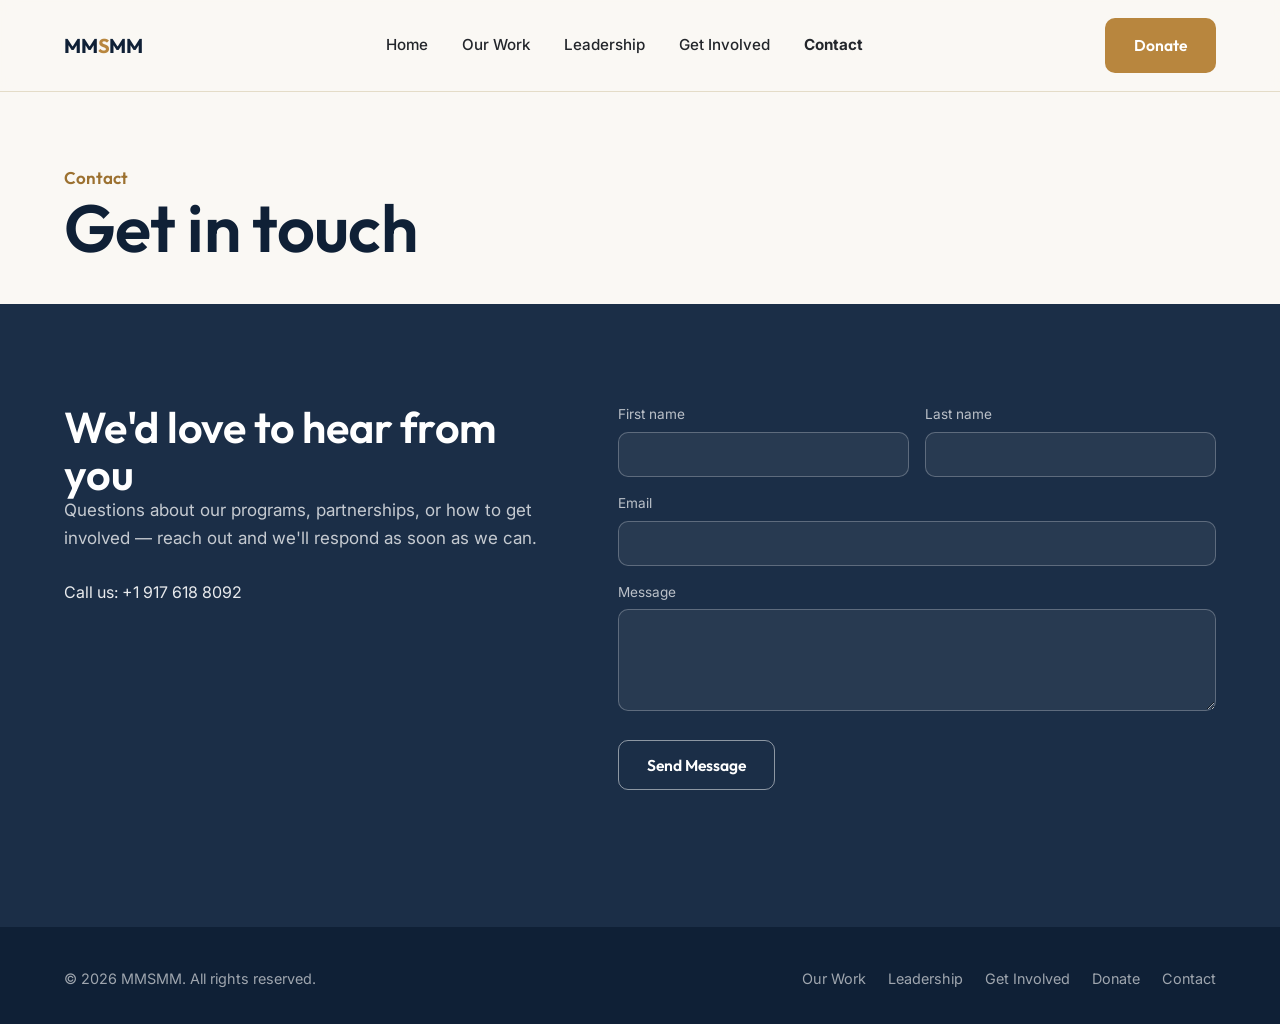
<file: contact.html>
<!DOCTYPE html>
<html lang="en">
<head>
<meta charset="UTF-8">
<meta name="viewport" content="width=device-width, initial-scale=1">
<title>Contact — MMSMM</title>
<meta name="description" content="Get in touch with MMSMM about our programs, partnerships, or how to get involved.">
<link rel="preconnect" href="https://fonts.googleapis.com">
<link rel="preconnect" href="https://fonts.gstatic.com" crossorigin>
<link href="https://fonts.googleapis.com/css2?family=Outfit:wght@500;600;700&family=Inter:wght@400;500;600&display=swap" rel="stylesheet">
<link rel="icon" type="image/svg+xml" href="assets/favicon.svg">
<link rel="stylesheet" href="styles.css">
<style>
  .page-hero.contact-hero { padding: 72px 0 0; margin-bottom: 40px; }
  @media (max-width: 980px) {
    .page-hero.contact-hero { margin-bottom: 20px; }
  }
</style>
</head>
<body>

<header class="site-header">
  <div class="header-inner">
    <a href="index.html" class="logo">MM<span>S</span>MM</a>
    <nav class="main-nav">
      <a class="nav-link" href="index.html">Home</a>
      <a class="nav-link" href="our-work.html">Our Work</a>
      <a class="nav-link" href="leadership.html">Leadership</a>
      <a class="nav-link" href="get-involved.html">Get Involved</a>
      <a class="nav-link" href="contact.html"><strong>Contact</strong></a>
    </nav>
    <div class="nav-cta">
      <a href="https://abcharity.org/mmsmm" target="_blank" rel="noopener noreferrer" class="btn btn-primary">Donate</a>
      <button class="menu-toggle" aria-label="Toggle navigation menu" aria-expanded="false">
        <svg width="24" height="24" viewBox="0 0 24 24" fill="none" stroke="currentColor" stroke-width="2" stroke-linecap="round"><line x1="3" y1="6" x2="21" y2="6"/><line x1="3" y1="12" x2="21" y2="12"/><line x1="3" y1="18" x2="21" y2="18"/></svg>
      </button>
    </div>
  </div>
</header>

<section class="page-hero wrap contact-hero">
  <span class="kicker" style="font-family: var(--font-display); font-weight:600; color: var(--gold-600);">Contact</span>
  <h1>Get in touch</h1>
</section>

<section class="contact-band" id="contact" style="margin-top: 40px;">
  <div class="contact-inner">
    <div>
      <h2>We'd love to hear from you</h2>
      <p>Questions about our programs, partnerships, or how to get involved — reach out and we'll respond as soon as we can.</p>
      <div class="contact-detail">
        <div>Call us: <a href="tel:19176188092">+1 917 618 8092</a></div>
      </div>
    </div>
    <form class="contact-form" data-ajax-form action="https://formspree.io/f/mjyvenea" method="POST">
      <div class="form-row">
        <div>
          <label for="fname">First name</label>
          <input id="fname" name="First Name" type="text" required>
        </div>
        <div>
          <label for="lname">Last name</label>
          <input id="lname" name="Last Name" type="text" required>
        </div>
      </div>
      <div>
        <label for="email">Email</label>
        <input id="email" name="Email" type="email" required>
      </div>
      <div>
        <label for="message">Message</label>
        <textarea id="message" name="Message" rows="4" required></textarea>
      </div>
      <button type="submit" class="btn btn-on-dark">Send Message</button>
      <p class="form-status" role="status" aria-live="polite"></p>
    </form>
  </div>
</section>

<footer class="site-footer">
  <div class="footer-inner">
    <div>© 2026 MMSMM. All rights reserved.</div>
    <div class="footer-links">
      <a href="our-work.html">Our Work</a>
      <a href="leadership.html">Leadership</a>
      <a href="get-involved.html">Get Involved</a>
      <a href="https://abcharity.org/mmsmm" target="_blank" rel="noopener noreferrer">Donate</a>
      <a href="contact.html">Contact</a>
    </div>
  </div>
</footer>

<script src="script.js" defer></script>
</body>
</html>
</file>
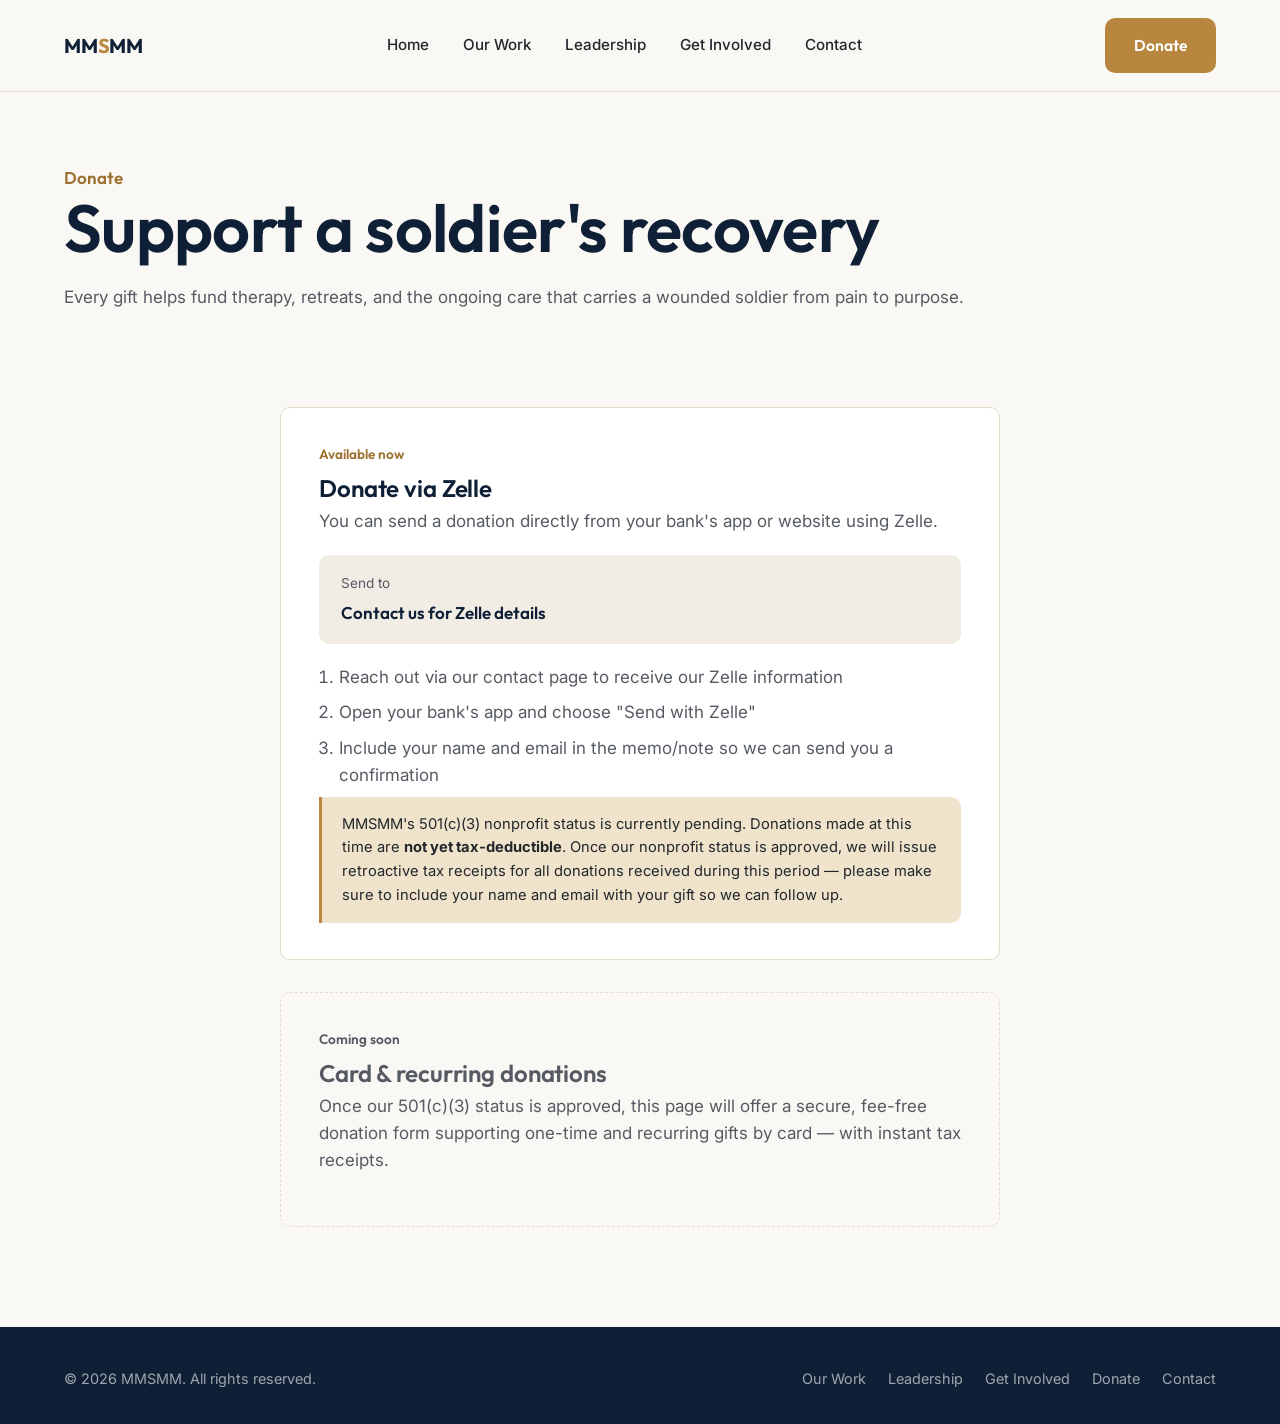
<file: donate.html>
<!DOCTYPE html>
<html lang="en">
<head>
<meta charset="UTF-8">
<meta name="viewport" content="width=device-width, initial-scale=1">
<title>Donate — MMSMM</title>
<meta name="description" content="Support MMSMM's mission to help wounded IDF soldiers heal, body, mind, and soul.">
<link rel="preconnect" href="https://fonts.googleapis.com">
<link rel="preconnect" href="https://fonts.gstatic.com" crossorigin>
<link href="https://fonts.googleapis.com/css2?family=Outfit:wght@500;600;700&family=Inter:wght@400;500;600&display=swap" rel="stylesheet">
<link rel="icon" type="image/svg+xml" href="assets/favicon.svg">
<link rel="stylesheet" href="styles.css">
<style>
  .page-hero { padding: 72px 0 40px; width: min(var(--max-w), calc(100% - 2 * var(--edge))); margin: 0 auto 40px; }
  .page-hero p.lede { max-width: none; width: 100%; }
  .donate-section {
    padding: 0 0 100px;
    width: min(var(--max-w), calc(100% - 2 * var(--edge)));
    margin: 0 auto;
    display: grid;
    grid-template-columns: 1fr;
    gap: 32px;
    max-width: 720px;
  }
  .donate-card {
    background: var(--white);
    border: 1px solid var(--sand-200);
    border-radius: var(--radius-md);
    padding: 36px 38px;
  }
  .donate-card h2 { font-size: 1.5rem; margin-bottom: 6px; }
  .donate-card .tag { font-family: var(--font-display); font-weight: 600; color: var(--gold-600); font-size: 0.85rem; display: block; margin-bottom: 10px; }
  .zelle-detail {
    background: var(--paper-dim);
    border-radius: var(--radius-sm);
    padding: 18px 22px;
    margin: 20px 0;
    font-family: var(--font-display);
    font-weight: 600;
    color: var(--navy-900);
  }
  .zelle-detail span { display: block; font-family: var(--font-body); font-weight: 400; color: var(--ink-soft); font-size: 0.85rem; margin-bottom: 4px; }
  .disclaimer {
    background: var(--gold-100);
    border-left: 3px solid var(--gold-500);
    padding: 16px 20px;
    border-radius: 0 var(--radius-sm) var(--radius-sm) 0;
    font-size: 0.92rem;
    color: var(--ink);
  }
  .steps-mini { margin: 18px 0 0; padding-left: 20px; }
  .steps-mini li { color: var(--ink-soft); margin-bottom: 8px; }
  .coming-soon {
    border: 1px dashed var(--sand-200);
    background: transparent;
  }
  .coming-soon h2 { color: var(--ink-soft); }
  @media (max-width: 980px) {
    .page-hero { margin-bottom: 20px; }
    .donate-section { padding: 0 0 50px; }
    .donate-card { padding: 28px 26px; }
  }
</style>
</head>
<body>

<header class="site-header">
  <div class="header-inner">
    <a href="index.html" class="logo">MM<span>S</span>MM</a>
    <nav class="main-nav">
      <a class="nav-link" href="index.html">Home</a>
      <a class="nav-link" href="our-work.html">Our Work</a>
      <a class="nav-link" href="leadership.html">Leadership</a>
      <a class="nav-link" href="get-involved.html">Get Involved</a>
      <a class="nav-link" href="contact.html">Contact</a>
    </nav>
    <div class="nav-cta">
      <a href="https://abcharity.org/mmsmm" target="_blank" rel="noopener noreferrer" class="btn btn-primary">Donate</a>
      <button class="menu-toggle" aria-label="Toggle navigation menu" aria-expanded="false">
        <svg width="24" height="24" viewBox="0 0 24 24" fill="none" stroke="currentColor" stroke-width="2" stroke-linecap="round"><line x1="3" y1="6" x2="21" y2="6"/><line x1="3" y1="12" x2="21" y2="12"/><line x1="3" y1="18" x2="21" y2="18"/></svg>
      </button>
    </div>
  </div>
</header>

<section class="page-hero">
  <span class="kicker" style="font-family: var(--font-display); font-weight:600; color: var(--gold-600);">Donate</span>
  <h1>Support a soldier's recovery</h1>
  <p class="lede">Every gift helps fund therapy, retreats, and the ongoing care that carries a wounded soldier from pain to purpose.</p>
</section>

<div class="donate-section">

  <div class="donate-card">
    <span class="tag">Available now</span>
    <h2>Donate via Zelle</h2>
    <p>You can send a donation directly from your bank's app or website using Zelle.</p>
    <div class="zelle-detail">
      <span>Send to</span>
      Contact us for Zelle details
    </div>
    <ol class="steps-mini">
      <li>Reach out via our <a href="contact.html">contact page</a> to receive our Zelle information</li>
      <li>Open your bank's app and choose "Send with Zelle"</li>
      <li>Include your name and email in the memo/note so we can send you a confirmation</li>
    </ol>
    <div class="disclaimer">
      MMSMM's 501(c)(3) nonprofit status is currently pending. Donations made at this time are <strong>not yet tax-deductible</strong>. Once our nonprofit status is approved, we will issue retroactive tax receipts for all donations received during this period — please make sure to include your name and email with your gift so we can follow up.
    </div>
  </div>

  <div class="donate-card coming-soon">
    <span class="tag" style="color: var(--ink-soft);">Coming soon</span>
    <h2>Card &amp; recurring donations</h2>
    <p>Once our 501(c)(3) status is approved, this page will offer a secure, fee-free donation form supporting one-time and recurring gifts by card — with instant tax receipts.</p>
  </div>

</div>

<footer class="site-footer">
  <div class="footer-inner">
    <div>© 2026 MMSMM. All rights reserved.</div>
    <div class="footer-links">
      <a href="our-work.html">Our Work</a>
      <a href="leadership.html">Leadership</a>
      <a href="get-involved.html">Get Involved</a>
      <a href="https://abcharity.org/mmsmm" target="_blank" rel="noopener noreferrer">Donate</a>
      <a href="contact.html">Contact</a>
    </div>
  </div>
</footer>

<script src="script.js" defer></script>
</body>
</html>
</file>
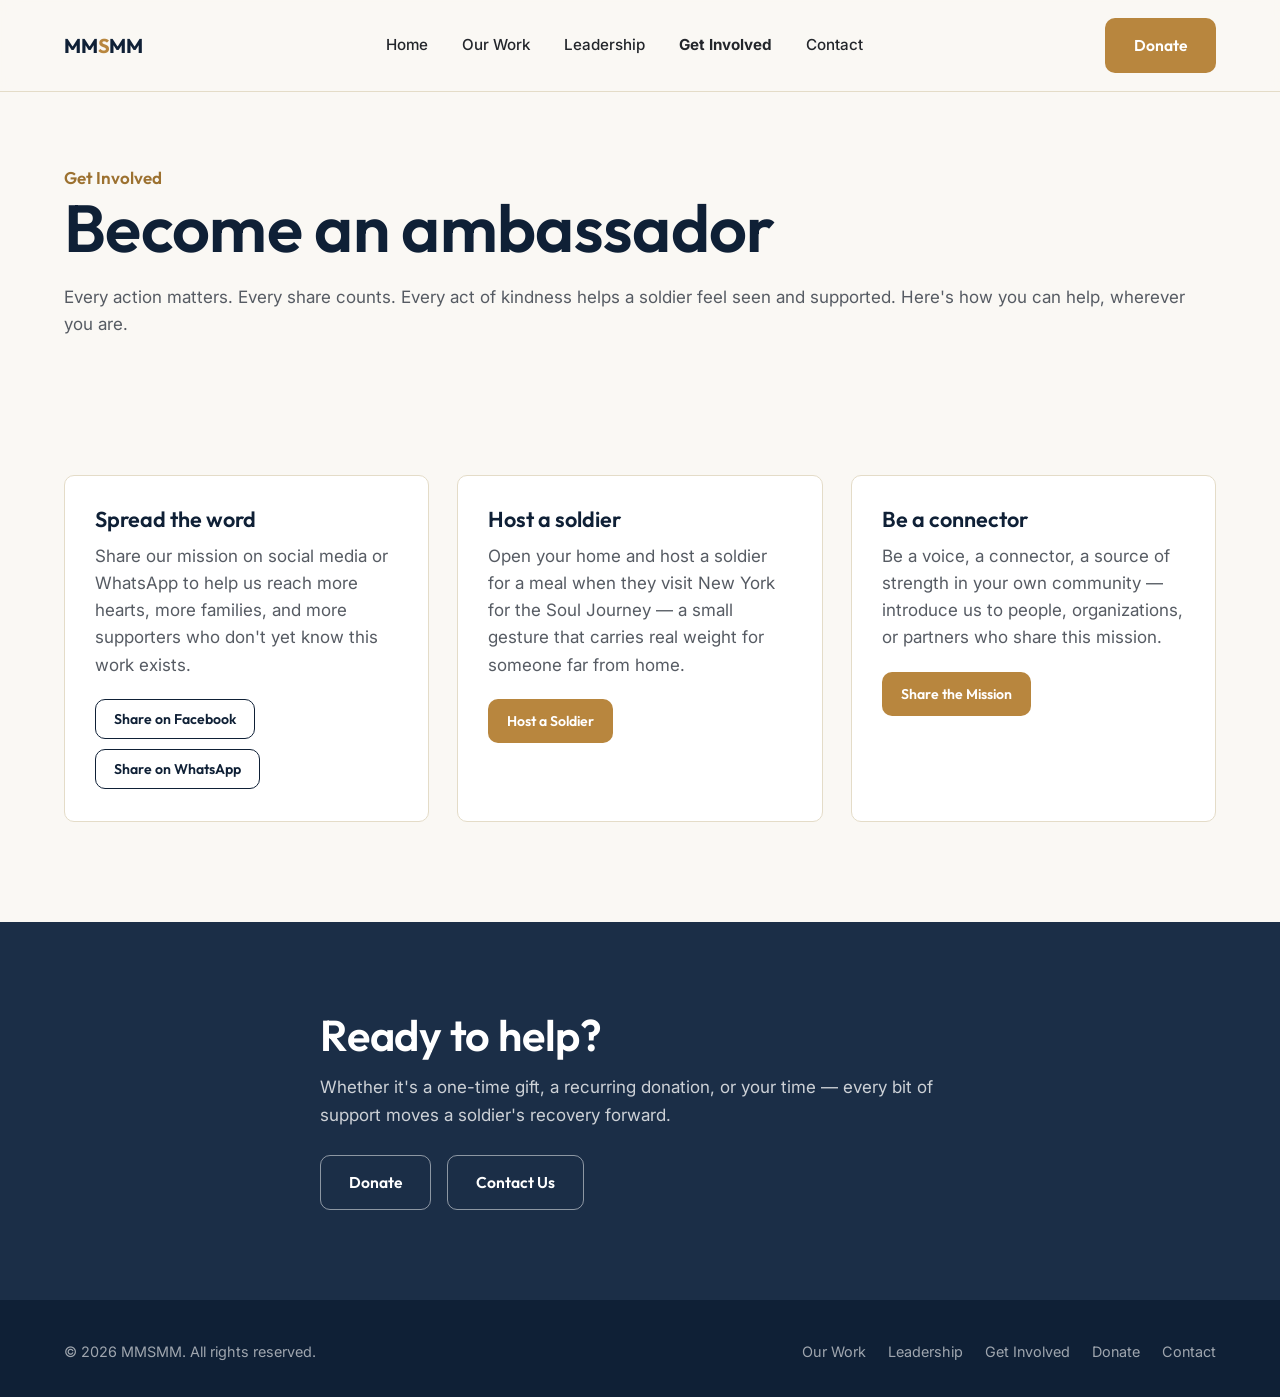
<file: get-involved.html>
<!DOCTYPE html>
<html lang="en">
<head>
<meta charset="UTF-8">
<meta name="viewport" content="width=device-width, initial-scale=1">
<title>Get Involved — MMSMM</title>
<meta name="description" content="Become an MMSMM ambassador — share our mission, host a soldier, or support a retreat.">
<link rel="preconnect" href="https://fonts.googleapis.com">
<link rel="preconnect" href="https://fonts.gstatic.com" crossorigin>
<link href="https://fonts.googleapis.com/css2?family=Outfit:wght@500;600;700&family=Inter:wght@400;500;600&display=swap" rel="stylesheet">
<link rel="icon" type="image/svg+xml" href="assets/favicon.svg">
<link rel="stylesheet" href="styles.css">
<style>
  .page-hero { padding: 72px 0 40px; width: min(var(--max-w), calc(100% - 2 * var(--edge))); margin: 0 auto 40px; }
  .page-hero p.lede { max-width: none; width: 100%; }
  .involve-grid {
    display: grid;
    grid-template-columns: repeat(3, 1fr);
    gap: 28px;
    padding: 40px 0 100px;
    width: min(var(--max-w), calc(100% - 2 * var(--edge)));
    margin: 0 auto;
  }
  .involve-card {
    background: var(--white);
    border: 1px solid var(--sand-200);
    border-radius: var(--radius-md);
    padding: 32px 30px;
  }
  .involve-card h3 { margin-bottom: 12px; }
  .card-actions { display: flex; flex-wrap: wrap; gap: 10px; margin-top: 20px; }
  .btn-sm { padding: 10px 18px; font-size: 0.88rem; }
  .cta-band {
    background: var(--navy-800);
    color: var(--white);
    padding: 90px var(--edge);
    text-align: left;
  }
  .cta-band-inner { max-width: 640px; margin: 0 auto; }
  .cta-band h2 { color: var(--white); margin-bottom: 16px; }
  .cta-band p { color: rgba(255,255,255,0.78); }
  .cta-band .btn-group { display:flex; gap: 16px; margin-top: 26px; flex-wrap: wrap; }
  @media (max-width: 980px) {
    .page-hero { margin-bottom: 20px; }
    .involve-grid { grid-template-columns: 1fr; padding: 24px 0 50px; }
    .cta-band { padding: 56px var(--edge); }
  }
</style>
</head>
<body>

<header class="site-header">
  <div class="header-inner">
    <a href="index.html" class="logo">MM<span>S</span>MM</a>
    <nav class="main-nav">
      <a class="nav-link" href="index.html">Home</a>
      <a class="nav-link" href="our-work.html">Our Work</a>
      <a class="nav-link" href="leadership.html">Leadership</a>
      <a class="nav-link" href="get-involved.html"><strong>Get Involved</strong></a>
      <a class="nav-link" href="contact.html">Contact</a>
    </nav>
    <div class="nav-cta">
      <a href="https://abcharity.org/mmsmm" target="_blank" rel="noopener noreferrer" class="btn btn-primary">Donate</a>
      <button class="menu-toggle" aria-label="Toggle navigation menu" aria-expanded="false">
        <svg width="24" height="24" viewBox="0 0 24 24" fill="none" stroke="currentColor" stroke-width="2" stroke-linecap="round"><line x1="3" y1="6" x2="21" y2="6"/><line x1="3" y1="12" x2="21" y2="12"/><line x1="3" y1="18" x2="21" y2="18"/></svg>
      </button>
    </div>
  </div>
</header>

<section class="page-hero">
  <span class="kicker" style="font-family: var(--font-display); font-weight:600; color: var(--gold-600);">Get Involved</span>
  <h1>Become an ambassador</h1>
  <p class="lede">Every action matters. Every share counts. Every act of kindness helps a soldier feel seen and supported. Here's how you can help, wherever you are.</p>
</section>

<section class="involve-grid">
  <div class="involve-card">
    <h3>Spread the word</h3>
    <p>Share our mission on social media or WhatsApp to help us reach more hearts, more families, and more supporters who don't yet know this work exists.</p>
    <div class="card-actions">
      <button type="button" class="btn btn-ghost btn-sm" data-share="facebook">Share on Facebook</button>
      <button type="button" class="btn btn-ghost btn-sm" data-share="whatsapp">Share on WhatsApp</button>
    </div>
  </div>
  <div class="involve-card">
    <h3>Host a soldier</h3>
    <p>Open your home and host a soldier for a meal when they visit New York for the Soul Journey — a small gesture that carries real weight for someone far from home.</p>
    <div class="card-actions">
      <a href="contact.html" class="btn btn-primary btn-sm">Host a Soldier</a>
    </div>
  </div>
  <div class="involve-card">
    <h3>Be a connector</h3>
    <p>Be a voice, a connector, a source of strength in your own community — introduce us to people, organizations, or partners who share this mission.</p>
    <div class="card-actions">
      <a href="contact.html" class="btn btn-primary btn-sm">Share the Mission</a>
    </div>
  </div>
</section>

<section class="cta-band">
  <div class="cta-band-inner">
    <h2>Ready to help?</h2>
    <p>Whether it's a one-time gift, a recurring donation, or your time — every bit of support moves a soldier's recovery forward.</p>
    <div class="btn-group">
      <a href="https://abcharity.org/mmsmm" target="_blank" rel="noopener noreferrer" class="btn btn-on-dark">Donate</a>
      <a href="contact.html" class="btn btn-on-dark">Contact Us</a>
    </div>
  </div>
</section>

<footer class="site-footer">
  <div class="footer-inner">
    <div>© 2026 MMSMM. All rights reserved.</div>
    <div class="footer-links">
      <a href="our-work.html">Our Work</a>
      <a href="leadership.html">Leadership</a>
      <a href="get-involved.html">Get Involved</a>
      <a href="https://abcharity.org/mmsmm" target="_blank" rel="noopener noreferrer">Donate</a>
      <a href="contact.html">Contact</a>
    </div>
  </div>
</footer>

<script src="script.js" defer></script>
</body>
</html>
</file>
<file: styles.css>
/* ========================================================
   MMSMM — Design Tokens
   ======================================================== */
:root {
  --navy-900: #0F2036;
  --navy-800: #1B2E47;
  --navy-700: #2A4666;
  --ink: #23262B;
  --ink-soft: #565B63;
  --paper: #FAF8F4;
  --paper-dim: #F1EDE4;
  --sand-200: #E4DCC8;
  --gold-500: #B8863E;
  --gold-600: #9C7130;
  --gold-100: #EFE3CB;
  --white: #FFFFFF;

  --font-display: 'Outfit', sans-serif;
  --font-body: 'Inter', sans-serif;

  --max-w: 1180px;
  --edge: clamp(24px, 5vw, 72px);

  --radius-sm: 10px;
  --radius-md: 10px;
  --radius-lg: 10px;
}

* { box-sizing: border-box; }
html { scroll-behavior: smooth; }

body {
  margin: 0;
  background: var(--paper);
  color: var(--ink);
  font-family: var(--font-body);
  font-size: 17px;
  line-height: 1.6;
  -webkit-font-smoothing: antialiased;
  overflow-x: hidden;
}

img { max-width: 100%; display: block; }

a { color: inherit; text-decoration: none; }

.wrap {
  width: min(var(--max-w), calc(100% - 2 * var(--edge)));
  margin: 0 auto;
}

h1, h2, h3, h4 {
  font-family: var(--font-display);
  color: var(--navy-900);
  margin: 0;
  line-height: 1.08;
  font-weight: 600;
}

h1 { font-size: clamp(2.6rem, 5.2vw, 4.4rem); letter-spacing: -0.01em; }
.page-hero h1 { margin-bottom: 20px; }
h2 { font-size: clamp(1.9rem, 3.4vw, 2.7rem); letter-spacing: -0.005em; }
h3 { font-size: 1.35rem; }

p { margin: 0 0 1rem; max-width: 62ch; color: var(--ink-soft); }

.btn {
  display: inline-flex;
  align-items: center;
  gap: 8px;
  padding: 14px 28px;
  border-radius: var(--radius-sm);
  font-family: var(--font-display);
  font-weight: 600;
  font-size: 0.98rem;
  border: 1px solid transparent;
  cursor: pointer;
  transition: background 0.2s ease, color 0.2s ease, border-color 0.2s ease;
}
.btn-primary { background: var(--gold-500); color: var(--white); }
.btn-primary:hover { background: var(--gold-600); }
.btn-ghost { background: transparent; color: var(--navy-900); border-color: var(--navy-900); }
.btn-ghost:hover { background: var(--navy-900); color: var(--white); }
.btn-on-dark { background: transparent; color: var(--white); border-color: rgba(255,255,255,0.5); }
.btn-on-dark:hover { background: var(--white); color: var(--navy-900); border-color: var(--white); }

/* ---------------- Header ---------------- */
header.site-header {
  position: sticky;
  top: 0;
  z-index: 50;
  background: rgba(250, 248, 244, 0.92);
  backdrop-filter: blur(8px);
  border-bottom: 1px solid var(--sand-200);
}
.header-inner {
  display: flex;
  align-items: center;
  justify-content: space-between;
  padding: 18px 0;
  width: min(var(--max-w), calc(100% - 2 * var(--edge)));
  margin: 0 auto;
}
.logo {
  font-family: var(--font-display);
  font-weight: 700;
  font-size: 1.25rem;
  color: var(--navy-900);
  letter-spacing: -0.01em;
}
.logo span { color: var(--gold-500); }
nav.main-nav { display: flex; align-items: center; gap: 34px; }
nav.main-nav a.nav-link {
  font-size: 0.95rem;
  font-weight: 500;
  color: var(--ink);
  position: relative;
}
nav.main-nav a.nav-link:hover { color: var(--navy-900); }
.nav-cta { display: flex; align-items: center; gap: 20px; }
.menu-toggle {
  display: none;
  background: none;
  border: none;
  cursor: pointer;
  padding: 6px;
  color: var(--navy-900);
  align-items: center;
  justify-content: center;
}
.menu-toggle svg { display: block; }

/* ---------------- Hero ---------------- */
.hero {
  display: grid;
  grid-template-columns: 1.05fr 0.95fr;
  align-items: stretch;
  min-height: 60vh;
  gap: 0;
}
.hero-copy {
  display: flex;
  flex-direction: column;
  justify-content: center;
  padding: 0 var(--edge) 0 calc(var(--edge) + 40px);
  gap: 26px;
  background: var(--paper-dim);
}
.hero-copy .kicker {
  font-family: var(--font-display);
  font-size: 1rem;
  font-weight: 600;
  color: var(--gold-600);
}
.hero-copy p.lede {
  font-size: 1.18rem;
  color: var(--ink-soft);
  max-width: 46ch;
}
.hero-actions { display: flex; gap: 16px; flex-wrap: wrap; margin-top: 6px; }
.hero-media-wrap {
  display: flex;
  justify-content: flex-end;
  align-items: stretch;
}
.hero-media {
  position: relative;
  overflow: hidden;
  background: var(--navy-900);
  height: 100%;
  width: auto;
  aspect-ratio: 1/1;
}
.hero-media img {
  width: 100%;
  height: 100%;
  object-fit: cover;
  filter: grayscale(1) sepia(0.18) saturate(1.3) hue-rotate(178deg) contrast(1.05) brightness(0.85);
  opacity: 0;
  animation: reveal-photo 1.4s ease-out 0.3s forwards;
}
.hero-media::after {
  content: '';
  position: absolute; inset: 0;
  background: linear-gradient(160deg, rgba(15,32,54,0.55), rgba(15,32,54,0.05) 55%);
}
@keyframes reveal-photo {
  0% { opacity: 0; transform: scale(1.04); }
  100% { opacity: 1; transform: scale(1); }
}
@media (prefers-reduced-motion: reduce) {
  .hero-media img { animation: none; opacity: 1; }
}

/* ---------------- Pillars ---------------- */
.pillars {
  padding: 110px var(--edge) 90px;
}
.pillars-inner {
  max-width: var(--max-w);
  margin: 0 auto;
}
.section-head { margin: 0 auto 56px; text-align: center; max-width: none; }
.section-head h2 { max-width: 30ch; margin: 0 auto; }
.pillar-grid {
  display: grid;
  grid-template-columns: repeat(3, 1fr);
  gap: 28px;
}
.pillar {
  background: var(--white);
  border: 1px solid var(--sand-200);
  border-radius: var(--radius-md);
  overflow: hidden;
  display: flex;
  flex-direction: column;
}
.pillar img {
  width: 100%;
  aspect-ratio: 1/1;
  object-fit: cover;
  filter: grayscale(0.35) sepia(0.08) saturate(1.1);
}

.ambassador-media {
  aspect-ratio: 1/1;
  display: flex;
  align-items: center;
  justify-content: center;
  padding: 18px;
}
.ambassador-media img {
  width: 100%;
  height: 100%;
  object-fit: contain;
}
.pillar-body { padding: 30px 32px 34px; }
.pillar-body h3 { margin-bottom: 10px; }
.pillar-tag {
  font-family: var(--font-display);
  font-size: 0.82rem;
  font-weight: 600;
  color: var(--gold-600);
  margin-bottom: 6px;
  display: block;
}

/* ---------------- Stats ---------------- */
.stats-band {
  background: var(--navy-900);
  color: var(--white);
  padding: 88px var(--edge);
}
.stats-inner {
  max-width: var(--max-w);
  margin: 0 auto;
  display: grid;
  grid-template-columns: repeat(4, 1fr);
  gap: 40px;
}
.stats-band h2 { color: var(--white); max-width: 520px; margin: 0 auto 20px; text-align: center; }
.stats-inner > div { text-align: center; }
.stat-num {
  font-family: var(--font-display);
  font-size: clamp(2.6rem, 4.6vw, 3.6rem);
  font-weight: 700;
  color: var(--gold-500);
  line-height: 1;
  margin-bottom: 12px;
}
.stat-label { color: rgba(255,255,255,0.78); font-size: 0.98rem; max-width: 20ch; margin: 0 auto; }
.stat-key {
  display: block;
  font-family: var(--font-display);
  font-weight: 700;
  font-size: 1.15rem;
  color: #FFFFFF;
  margin-bottom: 2px;
}

/* ---------------- Journey feature ---------------- */
.journey-outer {
  padding: 110px var(--edge);
}
.journey {
  display: grid;
  grid-template-columns: 0.9fr 1.1fr;
  align-items: center;
  max-width: var(--max-w);
  margin: 0 auto;
  gap: 56px;
}
.journey img {
  width: 100%;
  aspect-ratio: 1/1;
  object-fit: cover;
  border-radius: var(--radius-lg);
}
.journey-copy .pillar-tag { margin-bottom: 14px; }

/* ---------------- Ambassador / Get Involved ---------------- */
.ambassador {
  background: var(--paper-dim);
  padding: 60px var(--edge);
}
.ambassador-inner {
  max-width: var(--max-w);
  margin: 0 auto;
  display: grid;
  grid-template-columns: 1fr 1fr;
  gap: 64px;
  align-items: center;
}
.ambassador ul { padding: 0; margin: 24px 0 30px; list-style: none; }
.ambassador li {
  padding: 14px 0;
  border-bottom: 1px solid var(--sand-200);
  color: var(--ink);
  font-size: 1.02rem;
}
.ambassador li:first-child { padding-top: 0; }

/* ---------------- Partners ---------------- */
.partners-outer {
  padding: 80px var(--edge) 100px;
}
.partners {
  max-width: var(--max-w);
  margin: 0 auto;
  text-align: left;
}
.partners h3 { color: var(--ink-soft); font-size: 0.95rem; font-weight: 500; margin-bottom: 34px; font-family: var(--font-body); }
.partner-row {
  display: flex;
  align-items: center;
  justify-content: space-between;
  gap: 20px;
  flex-wrap: wrap;
}
.partner-row img {
  max-height: 128px;
  width: auto;
}
@media (max-width: 980px) {
  .partner-row { justify-content: center; }
}

/* ---------------- Contact ---------------- */
.contact-band {
  background: var(--navy-800);
  color: var(--white);
  padding: 100px var(--edge);
}
.contact-inner {
  max-width: var(--max-w);
  margin: 0 auto;
  display: grid;
  grid-template-columns: 0.9fr 1.1fr;
  gap: 64px;
}
.contact-band h2 { color: var(--white); }
.contact-band p { color: rgba(255,255,255,0.75); }
.contact-detail { margin-top: 28px; font-size: 1rem; }
.contact-detail div { margin-bottom: 10px; color: rgba(255,255,255,0.9); }

form.contact-form { display: grid; gap: 16px; }
.form-row { display: grid; grid-template-columns: 1fr 1fr; gap: 16px; }
.contact-form label {
  font-size: 0.85rem;
  color: rgba(255,255,255,0.7);
  display: block;
  margin-bottom: 6px;
}
.contact-form input,
.contact-form textarea {
  width: 100%;
  background: rgba(255,255,255,0.06);
  border: 1px solid rgba(255,255,255,0.25);
  border-radius: var(--radius-sm);
  padding: 12px 14px;
  color: var(--white);
  font-family: var(--font-body);
  font-size: 0.98rem;
}
.contact-form input:focus,
.contact-form textarea:focus {
  outline: 2px solid var(--gold-500);
  outline-offset: 1px;
  border-color: transparent;
}
.contact-form button { margin-top: 4px; width: fit-content; }
.form-status {
  margin: 4px 0 0;
  font-size: 0.92rem;
  min-height: 1.2em;
}
.form-status.success { color: #8FD19E; }
.form-status.error { color: #E8A0A0; }
.contact-form button[disabled] { opacity: 0.6; cursor: not-allowed; }

/* ---------------- Footer ---------------- */
footer.site-footer {
  background: var(--navy-900);
  color: rgba(255,255,255,0.6);
  padding: 40px var(--edge) 34px;
  font-size: 0.9rem;
}
.footer-inner {
  max-width: var(--max-w);
  margin: 0 auto;
  display: flex;
  justify-content: space-between;
  align-items: center;
  flex-wrap: wrap;
  gap: 16px;
}
.footer-links { display: flex; gap: 22px; flex-wrap: wrap; }

/* ---------------- Focus visibility ---------------- */
a:focus-visible, button:focus-visible, input:focus-visible, textarea:focus-visible {
  outline: 2px solid var(--gold-500);
  outline-offset: 2px;
}

/* ---------------- Responsive ---------------- */
@media (max-width: 980px) {
  nav.main-nav {
    display: none;
    position: absolute;
    top: 100%;
    left: 0;
    right: 0;
    background: var(--paper);
    border-bottom: 1px solid var(--sand-200);
    flex-direction: column;
    align-items: flex-start;
    padding: 12px var(--edge) 24px;
    gap: 4px;
    box-shadow: 0 12px 24px rgba(15,32,54,0.08);
  }
  nav.main-nav.nav-open { display: flex; }
  nav.main-nav a.nav-link { padding: 12px 0; width: 100%; border-bottom: 1px solid var(--paper-dim); }
  .menu-toggle { display: flex; }

  .hero { grid-template-columns: 1fr; min-height: auto; gap: 32px; }
  .hero-copy { padding-top: 40px; }
  .hero-actions { padding-bottom: 24px; }
  .hero-media-wrap { justify-content: center; padding: 0 var(--edge) 40px; }
  .hero-media { height: auto; width: 100%; aspect-ratio: 1/1; border-radius: var(--radius-lg); }

  .pillars { padding: 60px var(--edge) 50px; }
  .pillar-grid { grid-template-columns: 1fr; }

  .stats-band { padding: 56px var(--edge); }
  .stats-inner { grid-template-columns: 1fr 1fr; }

  .journey-outer { padding: 60px var(--edge); }
  .journey { grid-template-columns: 1fr; gap: 32px; }

  .ambassador { padding: 44px var(--edge); }
  .ambassador-inner { grid-template-columns: 1fr; gap: 32px; }

  .partners-outer { padding: 50px var(--edge) 60px; }

  .contact-band { padding: 56px var(--edge); }
  .contact-inner { grid-template-columns: 1fr; gap: 32px; }
  .form-row { grid-template-columns: 1fr; }
}
</file>
